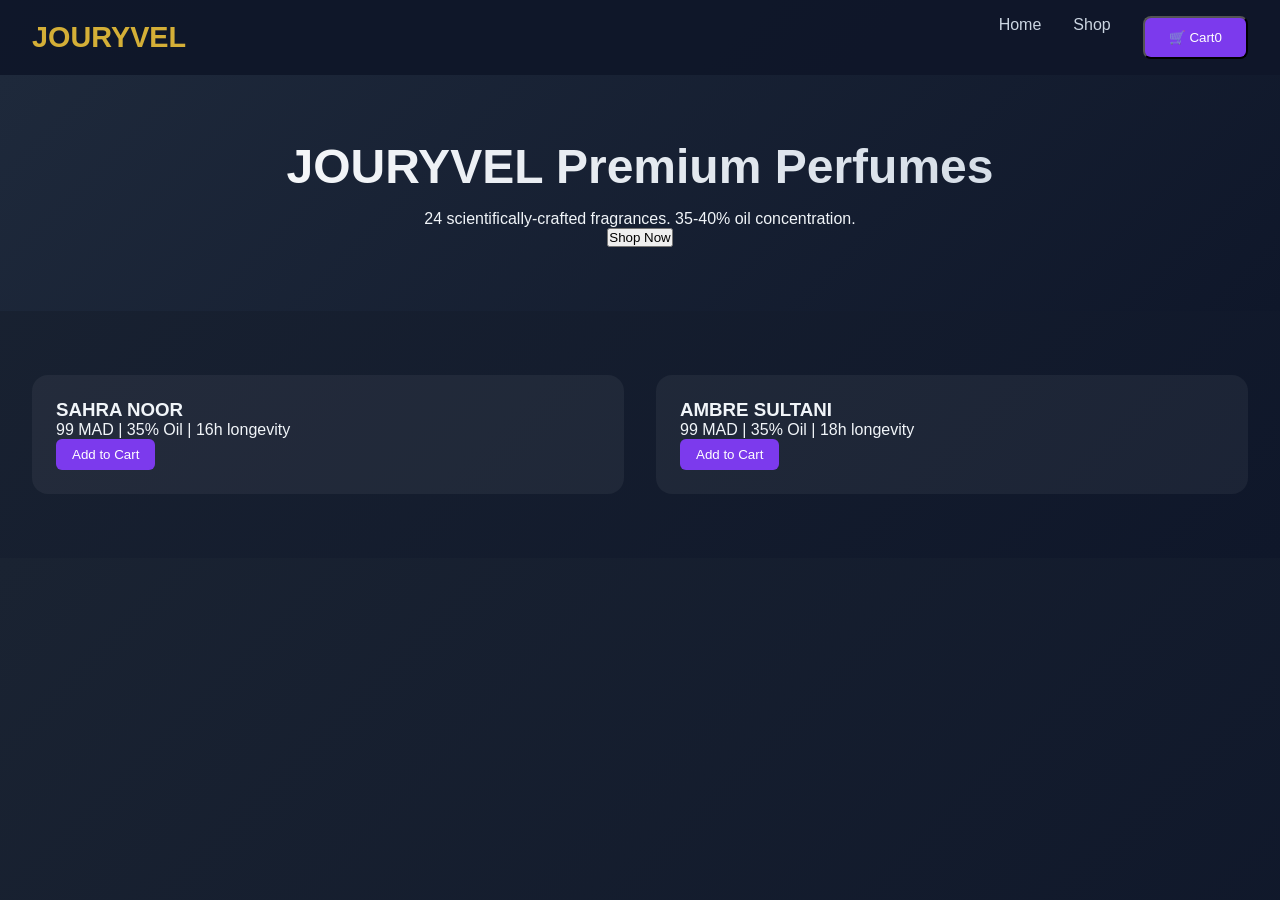
<file: index.html>
<!DOCTYPE html>
<html lang="en">
<head>
    <meta charset="UTF-8">
    <meta name="viewport" content="width=device-width, initial-scale=1.0">
    <title>JOURYVEL Perfume E-Commerce</title>
    <meta http-equiv="refresh" content="0; url=./ecommerce/index.html">
    <style>
        body { font-family: 'Segoe UI', sans-serif; background: #1a2332; color: #f1f5f9; display: flex; justify-content: center; align-items: center; height: 100vh; margin: 0; }
        .container { text-align: center; padding: 2rem; }
        h1 { color: #d4af37; margin-bottom: 1rem; }
        p { color: #94a3b8; }
        .btn { display: inline-block; margin-top: 1rem; padding: 1rem 2rem; background: #7c3aed; color: white; text-decoration: none; border-radius: 8px; }
    </style>
</head>
<body>
    <div class="container">
        <h1>🚀 Redirecting to JOURYVEL Store...</h1>
        <p>Your premium perfume experience is loading...</p>
        <a href="./ecommerce/index.html" class="btn">Go to Store</a>
    </div>
    <script>
        setTimeout(function() { window.location.href = './ecommerce/index.html'; }, 3000);
    </script>
</body>
</html>
</file>
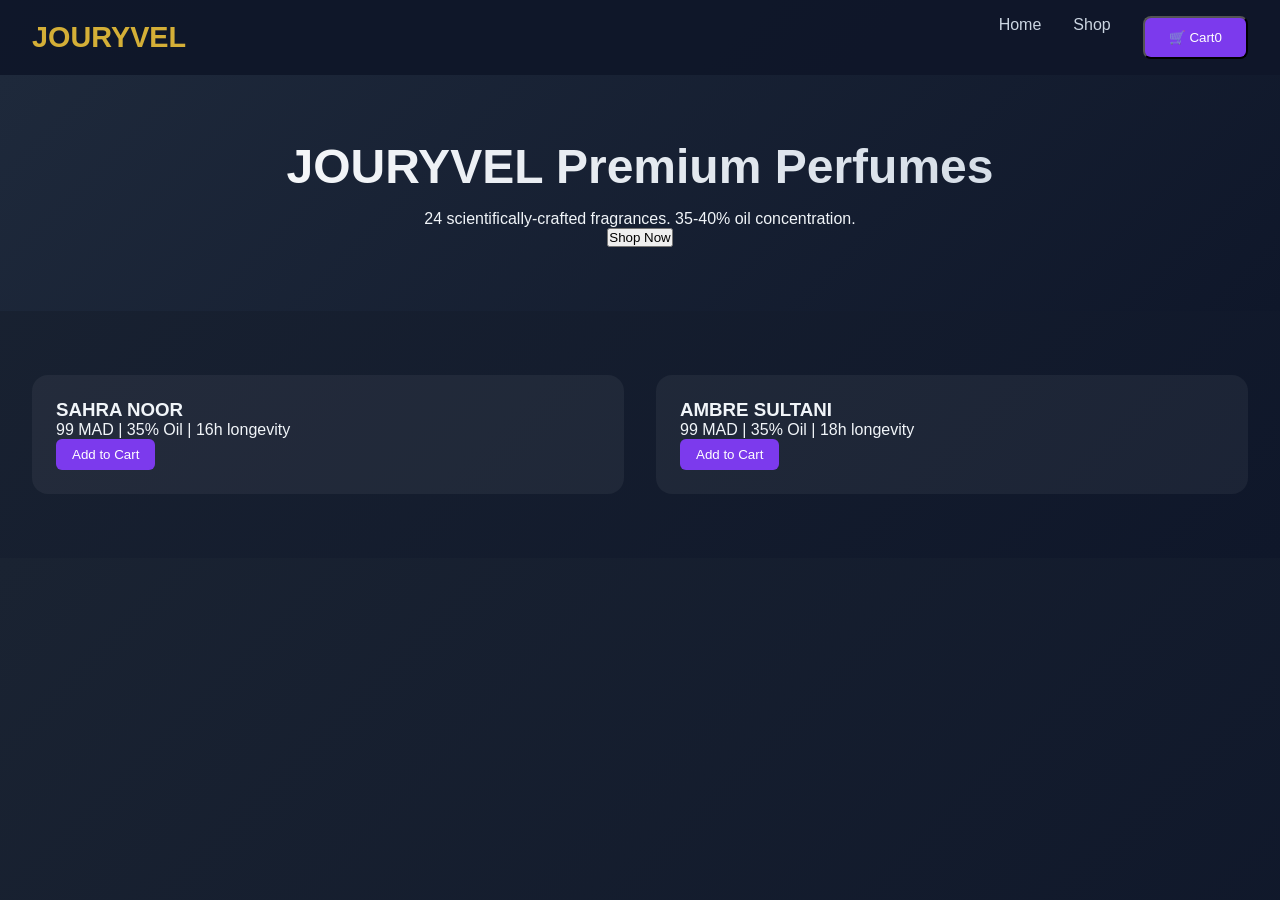
<file: ecommerce/index.html>
<!DOCTYPE html>
<html lang="en">
<head>
    <meta charset="UTF-8">
    <meta name="viewport" content="width=device-width, initial-scale=1.0">
    <title>JOURYVEL Perfume E-Commerce</title>
    <style>
        :root {
            --primary: #7c3aed;
            --secondary: #d4af37;
        }
        * { box-sizing: border-box; margin: 0; padding: 0; }
        body { font-family: Segoe UI, sans-serif; background: linear-gradient(135deg, #1a2332 0%, #0f172a 100%); color: #f1f5f9; }
        .navbar { background: rgba(15, 23, 42, 0.95); position: sticky; top: 0; z-index: 100; padding: 1rem 2rem; display: flex; justify-content: space-between; align-items: center; }
        .logo { font-size: 1.8rem; font-weight: 800; color: var(--secondary); }
        .nav-links { display: flex; gap: 2rem; }
        .nav-link { color: #cbd5e1; text-decoration: none; }
        .cart-btn { background: var(--primary); color: white; padding: 0.75rem 1.5rem; border-radius: 8px; cursor: pointer; }
        .hero { padding: 4rem 2rem; text-align: center; background: linear-gradient(135deg, #1e293b 0%, #0f172a 100%); }
        .hero h1 { font-size: 3rem; margin-bottom: 1rem; background: linear-gradient(90deg, #ffffff, #cbd5e1); -webkit-background-clip: text; -webkit-text-fill-color: transparent; }
        .products { max-width: 1400px; margin: 0 auto; padding: 4rem 2rem; display: grid; gap: 2rem; grid-template-columns: repeat(auto-fit, minmax(280px, 1fr)); }
        .product-card { background: rgba(255,255,255,0.05); border-radius: 16px; padding: 1.5rem; }
        .btn-add { background: var(--primary); color: white; border: none; padding: 0.5rem 1rem; border-radius: 6px; cursor: pointer; }
    </style>
</head>
<body>
    <nav class="navbar">
        <div class="logo">JOURYVEL</div>
        <div class="nav-links">
            <a href="#" class="nav-link">Home</a>
            <a href="#" class="nav-link">Shop</a>
            <button class="cart-btn"><span>🛒 Cart</span><span id="count">0</span></button>
        </div>
    </nav>
    <section class="hero">
        <h1>JOURYVEL Premium Perfumes</h1>
        <p>24 scientifically-crafted fragrances. 35-40% oil concentration.</p>
        <button onclick="window.scrollTo({top:0,behavior:'smooth'});">Shop Now</button>
    </section>
    <main class="products">
        <div class="product-card" data-name="SAHRA NOOR" data-price="99">
            <h3>SAHRA NOOR</h3>
            <p>99 MAD | 35% Oil | 16h longevity</p>
            <button class="btn-add" onclick="addToCart('SAHRA NOOR', 99)">Add to Cart</button>
        </div>
        <div class="product-card" data-name="AMBRE SULTANI" data-price="99">
            <h3>AMBRE SULTANI</h3>
            <p>99 MAD | 35% Oil | 18h longevity</p>
            <button class="btn-add" onclick="addToCart('AMBRE SULTANI', 99)">Add to Cart</button>
        </div>
    </main>
    <script>
        let cart = [];
        function addToCart(name, price) { cart.push({name, price}); document.getElementById('count').textContent = cart.length; }
    </script>
</body>
</html>
</file>
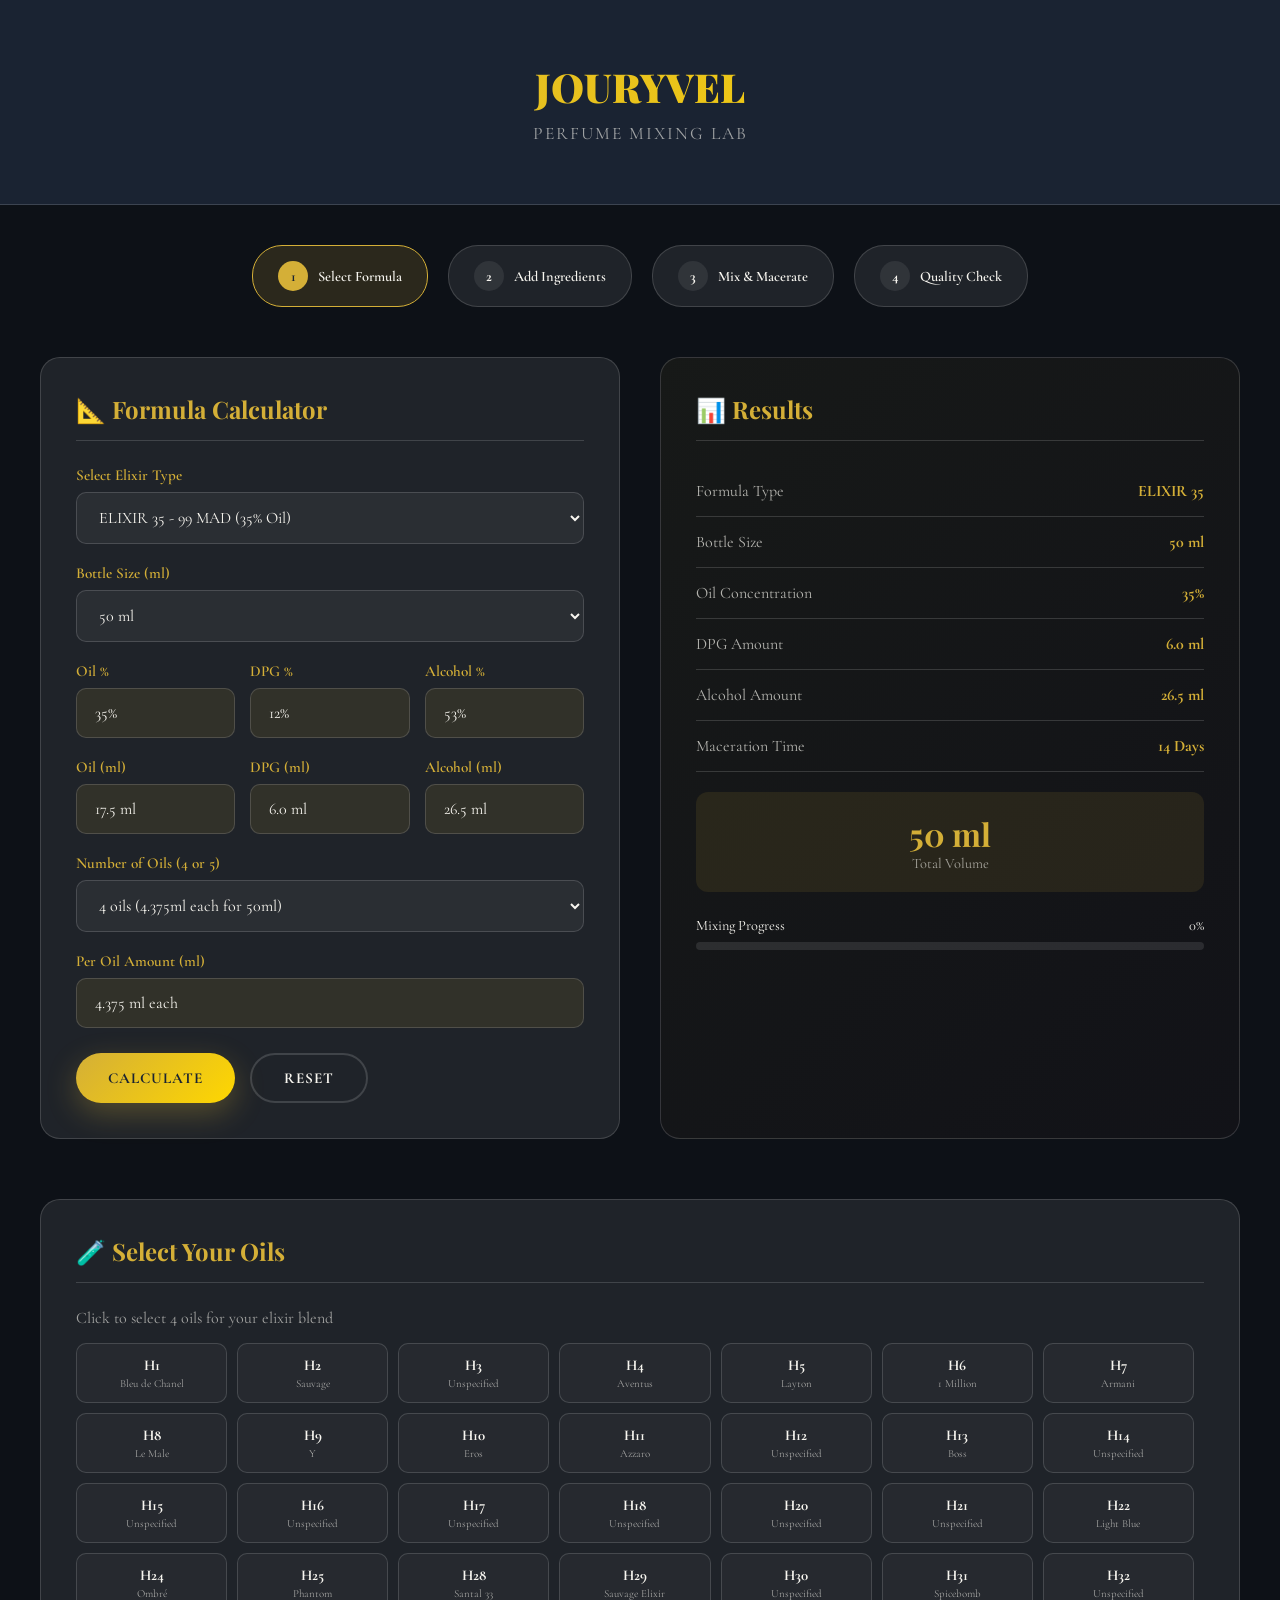
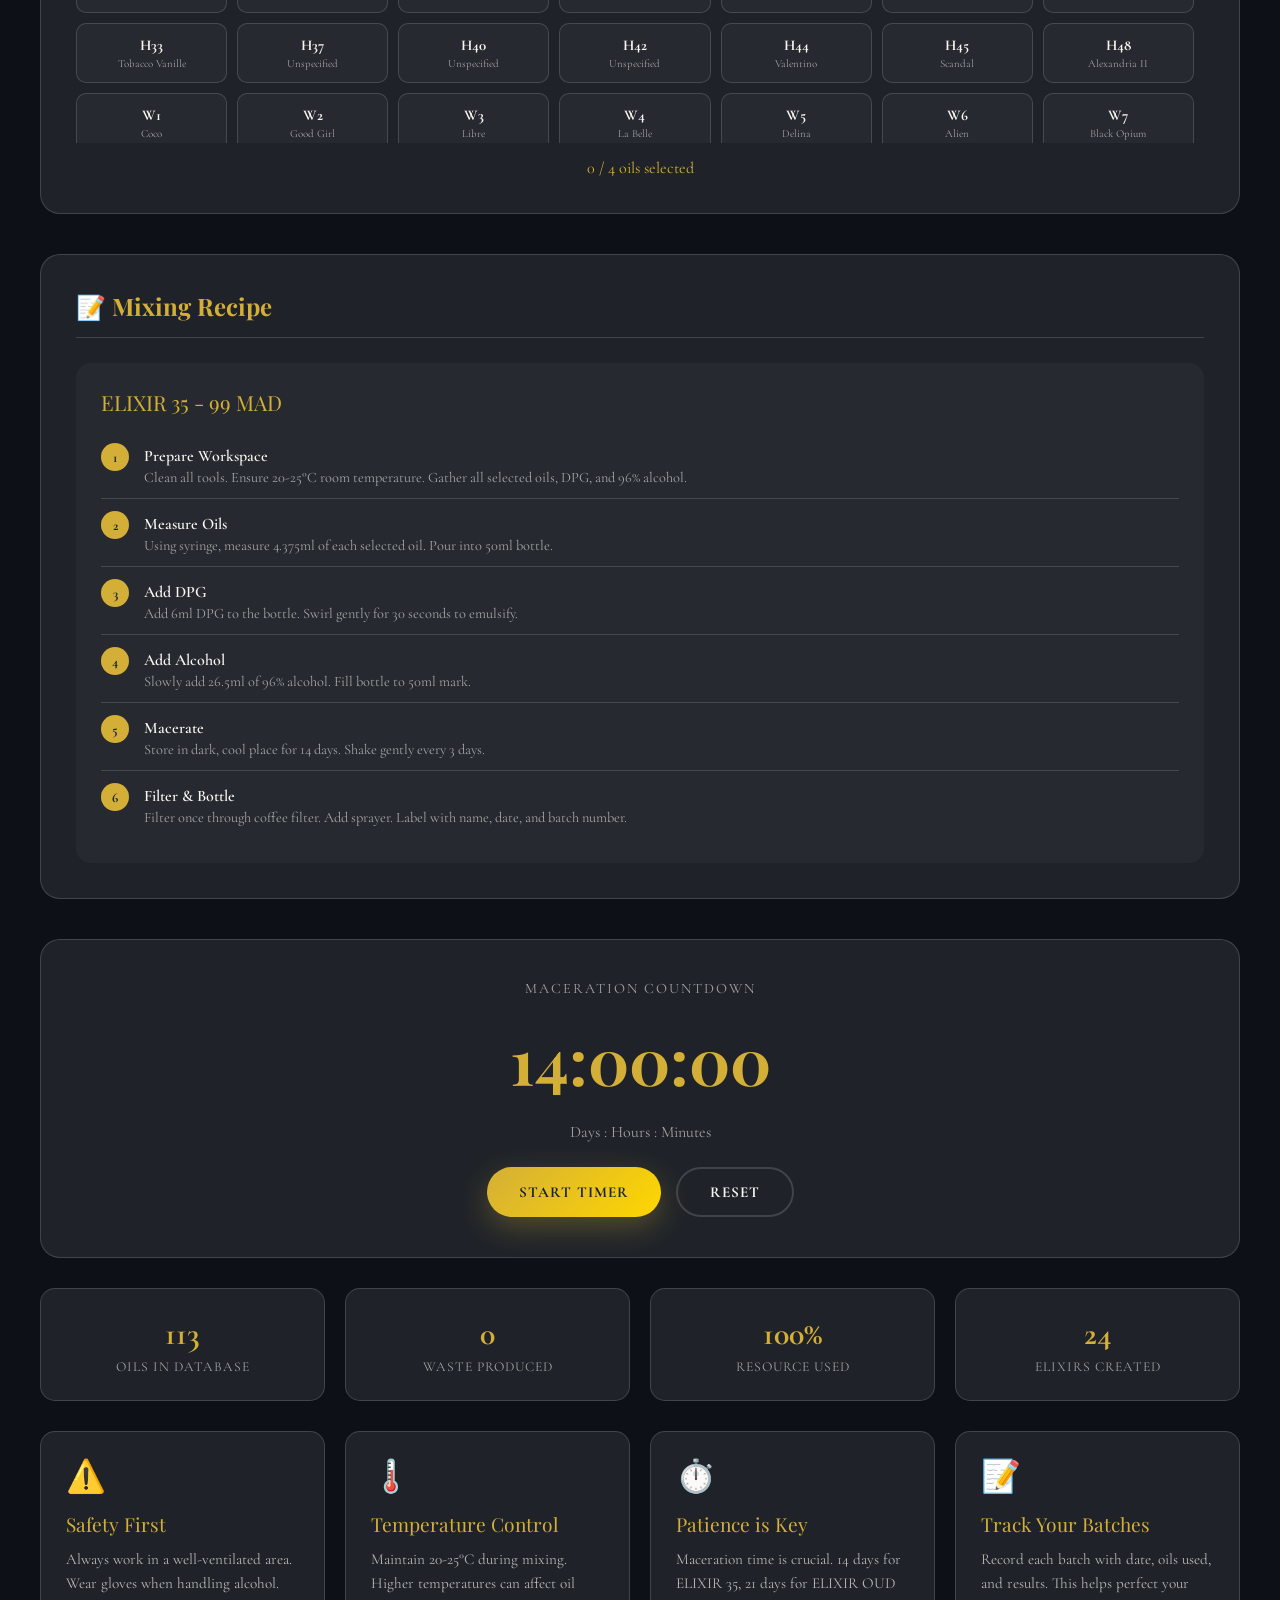
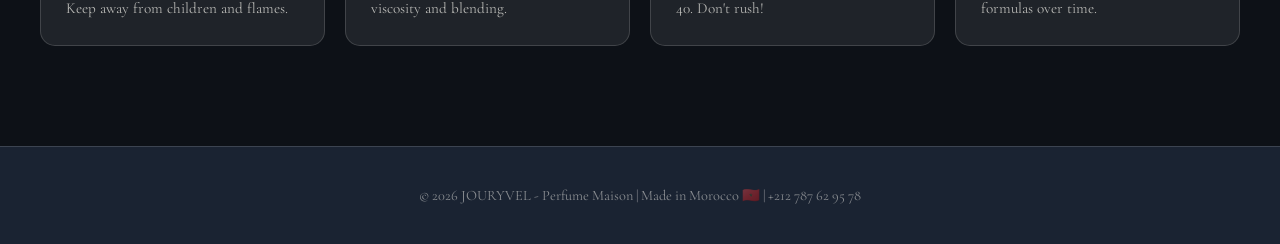
<file: mixing/index.html>
<!DOCTYPE html>
<html lang="en">
<head>
    <meta charset="UTF-8">
    <meta name="viewport" content="width=device-width, initial-scale=1.0">
    <title>JOURYVEL - Mixing Lab | Formula Calculator</title>
    <link href="https://fonts.googleapis.com/css2?family=Playfair+Display:wght@400;700;900&family=Cormorant+Garamond:wght@300;400;600&display=swap" rel="stylesheet">
    <style>
        * { margin: 0; padding: 0; box-sizing: border-box; }
        
        :root {
            --gold: #d4af37;
            --gold-light: #ffd700;
            --navy: #1a2332;
            --burgundy: #722f37;
            --emerald: #2d5016;
            --cream: #f8f6f0;
            --dark: #0d1117;
            --glass: rgba(255, 255, 255, 0.08);
            --glass-border: rgba(255, 255, 255, 0.15);
        }
        
        body {
            font-family: 'Cormorant Garamond', serif;
            background: var(--dark);
            color: var(--cream);
            overflow-x: hidden;
        }
        
        /* Header */
        .header {
            background: linear-gradient(135deg, var(--navy), #1a2332);
            padding: 60px 40px;
            text-align: center;
            border-bottom: 1px solid var(--glass-border);
        }
        
        .header-logo {
            font-family: 'Playfair Display', serif;
            font-size: 2.5em;
            font-weight: 900;
            background: linear-gradient(135deg, var(--gold), var(--gold-light));
            -webkit-background-clip: text;
            -webkit-text-fill-color: transparent;
            margin-bottom: 10px;
        }
        
        .header-subtitle {
            font-size: 1.1em;
            color: rgba(248, 246, 240, 0.6);
            letter-spacing: 2px;
            text-transform: uppercase;
        }
        
        /* Main Container */
        .main-container {
            max-width: 1400px;
            margin: 0 auto;
            padding: 40px;
        }
        
        /* Step Indicator */
        .steps {
            display: flex;
            justify-content: center;
            gap: 20px;
            margin-bottom: 50px;
            flex-wrap: wrap;
        }
        
        .step {
            display: flex;
            align-items: center;
            gap: 10px;
            padding: 15px 25px;
            background: var(--glass);
            border: 1px solid var(--glass-border);
            border-radius: 30px;
            transition: all 0.3s ease;
        }
        
        .step.active {
            background: rgba(212, 175, 55, 0.15);
            border-color: var(--gold);
        }
        
        .step.completed {
            background: rgba(45, 80, 22, 0.15);
            border-color: var(--emerald);
        }
        
        .step-number {
            width: 30px;
            height: 30px;
            border-radius: 50%;
            background: var(--glass);
            display: flex;
            align-items: center;
            justify-content: center;
            font-weight: bold;
            font-size: 0.9em;
        }
        
        .step.active .step-number {
            background: var(--gold);
            color: var(--navy);
        }
        
        .step.completed .step-number {
            background: var(--emerald);
            color: white;
        }
        
        .step-label {
            font-size: 0.9em;
            font-weight: 600;
        }
        
        /* Calculator Section */
        .calculator-section {
            display: grid;
            grid-template-columns: 1fr 1fr;
            gap: 40px;
            margin-bottom: 60px;
        }
        
        @media (max-width: 900px) {
            .calculator-section { grid-template-columns: 1fr; }
        }
        
        .calculator-panel {
            background: var(--glass);
            border: 1px solid var(--glass-border);
            border-radius: 20px;
            padding: 35px;
        }
        
        .panel-title {
            font-family: 'Playfair Display', serif;
            font-size: 1.5em;
            color: var(--gold);
            margin-bottom: 25px;
            padding-bottom: 15px;
            border-bottom: 1px solid var(--glass-border);
        }
        
        .form-group {
            margin-bottom: 20px;
        }
        
        .form-group label {
            display: block;
            margin-bottom: 8px;
            color: var(--gold);
            font-weight: 600;
            font-size: 0.95em;
        }
        
        .form-group input, .form-group select {
            width: 100%;
            padding: 14px 18px;
            background: rgba(255, 255, 255, 0.05);
            border: 1px solid var(--glass-border);
            border-radius: 10px;
            color: var(--cream);
            font-size: 1em;
            font-family: 'Cormorant Garamond', serif;
            transition: all 0.3s ease;
        }
        
        .form-group input:focus, .form-group select:focus {
            outline: none;
            border-color: var(--gold);
            box-shadow: 0 0 20px rgba(212, 175, 55, 0.2);
        }
        
        .form-group input::placeholder {
            color: rgba(248, 246, 240, 0.3);
        }
        
        .form-row {
            display: grid;
            grid-template-columns: repeat(3, 1fr);
            gap: 15px;
        }
        
        @media (max-width: 600px) {
            .form-row { grid-template-columns: 1fr; }
        }
        
        /* Results Panel */
        .results-panel {
            background: linear-gradient(135deg, rgba(212, 175, 55, 0.05), rgba(114, 47, 55, 0.05));
            border: 1px solid var(--glass-border);
            border-radius: 20px;
            padding: 35px;
        }
        
        .result-item {
            display: flex;
            justify-content: space-between;
            padding: 15px 0;
            border-bottom: 1px solid var(--glass-border);
        }
        
        .result-item:last-child { border-bottom: none; }
        
        .result-label {
            color: rgba(248, 246, 240, 0.7);
        }
        
        .result-value {
            font-weight: 700;
            color: var(--gold);
        }
        
        .result-highlight {
            background: rgba(212, 175, 55, 0.1);
            padding: 20px;
            border-radius: 12px;
            margin-top: 20px;
            text-align: center;
        }
        
        .result-highlight-value {
            font-size: 2em;
            font-weight: 700;
            color: var(--gold);
            font-family: 'Playfair Display', serif;
        }
        
        .result-highlight-label {
            color: rgba(248, 246, 240, 0.6);
            font-size: 0.9em;
        }
        
        /* Progress Bar */
        .progress-container {
            margin: 25px 0;
        }
        
        .progress-label {
            display: flex;
            justify-content: space-between;
            margin-bottom: 8px;
            font-size: 0.9em;
        }
        
        .progress-bar {
            height: 8px;
            background: rgba(255, 255, 255, 0.1);
            border-radius: 4px;
            overflow: hidden;
        }
        
        .progress-fill {
            height: 100%;
            background: linear-gradient(90deg, var(--gold), var(--gold-light));
            border-radius: 4px;
            transition: width 0.5s ease;
        }
        
        /* Oil Selection */
        .oil-grid {
            display: grid;
            grid-template-columns: repeat(auto-fill, minmax(140px, 1fr));
            gap: 10px;
            margin-top: 15px;
            max-height: 400px;
            overflow-y: auto;
            padding-right: 10px;
        }
        
        .oil-grid::-webkit-scrollbar {
            width: 6px;
        }
        
        .oil-grid::-webkit-scrollbar-track {
            background: var(--glass);
            border-radius: 3px;
        }
        
        .oil-grid::-webkit-scrollbar-thumb {
            background: var(--gold);
            border-radius: 3px;
        }
        
        .oil-item {
            padding: 12px;
            background: rgba(255, 255, 255, 0.03);
            border: 1px solid var(--glass-border);
            border-radius: 10px;
            text-align: center;
            cursor: pointer;
            transition: all 0.3s ease;
            font-size: 0.85em;
        }
        
        .oil-item:hover {
            border-color: var(--gold);
            background: rgba(212, 175, 55, 0.1);
        }
        
        .oil-item.selected {
            border-color: var(--gold);
            background: rgba(212, 175, 55, 0.2);
            color: var(--gold);
        }
        
        .oil-item .oil-code {
            font-weight: 700;
            font-size: 1.1em;
            margin-bottom: 3px;
        }
        
        .oil-item .oil-name {
            font-size: 0.8em;
            color: rgba(248, 246, 240, 0.6);
        }
        
        /* Recipe Display */
        .recipe-display {
            background: rgba(255, 255, 255, 0.03);
            border-radius: 15px;
            padding: 25px;
            margin-top: 20px;
        }
        
        .recipe-title {
            font-family: 'Playfair Display', serif;
            font-size: 1.3em;
            color: var(--gold);
            margin-bottom: 15px;
        }
        
        .recipe-step {
            display: flex;
            gap: 15px;
            padding: 12px 0;
            border-bottom: 1px solid var(--glass-border);
        }
        
        .recipe-step:last-child { border-bottom: none; }
        
        .recipe-step-number {
            width: 28px;
            height: 28px;
            border-radius: 50%;
            background: var(--gold);
            color: var(--navy);
            display: flex;
            align-items: center;
            justify-content: center;
            font-weight: bold;
            font-size: 0.85em;
            flex-shrink: 0;
        }
        
        .recipe-step-content {
            flex: 1;
            padding-top: 3px;
        }
        
        .recipe-step-title {
            font-weight: 600;
            margin-bottom: 3px;
        }
        
        .recipe-step-detail {
            font-size: 0.9em;
            color: rgba(248, 246, 240, 0.6);
        }
        
        /* Timer Section */
        .timer-section {
            text-align: center;
            padding: 40px;
            background: var(--glass);
            border-radius: 20px;
            border: 1px solid var(--glass-border);
            margin-top: 30px;
        }
        
        .timer-display {
            font-size: 4em;
            font-weight: 700;
            color: var(--gold);
            font-family: 'Playfair Display', serif;
            margin: 20px 0;
        }
        
        .timer-label {
            color: rgba(248, 246, 240, 0.6);
            font-size: 0.9em;
            text-transform: uppercase;
            letter-spacing: 2px;
        }
        
        /* Formula Summary */
        .formula-summary {
            display: grid;
            grid-template-columns: repeat(auto-fit, minmax(200px, 1fr));
            gap: 20px;
            margin-top: 30px;
        }
        
        .formula-card {
            background: var(--glass);
            border: 1px solid var(--glass-border);
            border-radius: 15px;
            padding: 25px;
            text-align: center;
        }
        
        .formula-card-value {
            font-size: 2em;
            font-weight: 700;
            color: var(--gold);
            margin-bottom: 5px;
        }
        
        .formula-card-label {
            font-size: 0.85em;
            color: rgba(248, 246, 240, 0.6);
            text-transform: uppercase;
            letter-spacing: 1px;
        }
        
        /* Buttons */
        .btn {
            padding: 14px 32px;
            border-radius: 50px;
            font-weight: 700;
            font-size: 0.95em;
            cursor: pointer;
            transition: all 0.3s ease;
            text-decoration: none;
            display: inline-block;
            letter-spacing: 1px;
            text-transform: uppercase;
            font-family: 'Cormorant Garamond', serif;
            border: none;
        }
        
        .btn-gold {
            background: linear-gradient(135deg, var(--gold), var(--gold-light));
            color: var(--navy);
            box-shadow: 0 10px 30px rgba(212, 175, 55, 0.3);
        }
        
        .btn-gold:hover {
            transform: translateY(-3px);
            box-shadow: 0 15px 40px rgba(212, 175, 55, 0.5);
        }
        
        .btn-outline {
            background: transparent;
            color: var(--cream);
            border: 2px solid var(--glass-border);
        }
        
        .btn-outline:hover {
            border-color: var(--gold);
            color: var(--gold);
        }
        
        .btn-group {
            display: flex;
            gap: 15px;
            margin-top: 25px;
            flex-wrap: wrap;
        }
        
        /* Info Cards */
        .info-grid {
            display: grid;
            grid-template-columns: repeat(auto-fit, minmax(250px, 1fr));
            gap: 20px;
            margin-top: 30px;
        }
        
        .info-card {
            background: var(--glass);
            border: 1px solid var(--glass-border);
            border-radius: 15px;
            padding: 25px;
        }
        
        .info-card-icon {
            font-size: 2em;
            margin-bottom: 15px;
        }
        
        .info-card-title {
            font-family: 'Playfair Display', serif;
            font-size: 1.2em;
            color: var(--gold);
            margin-bottom: 10px;
        }
        
        .info-card-text {
            color: rgba(248, 246, 240, 0.7);
            line-height: 1.6;
            font-size: 0.95em;
        }
        
        /* Tabs */
        .tabs {
            display: flex;
            gap: 10px;
            margin-bottom: 30px;
            flex-wrap: wrap;
        }
        
        .tab {
            padding: 10px 24px;
            background: transparent;
            border: 1px solid var(--glass-border);
            border-radius: 25px;
            color: var(--cream);
            cursor: pointer;
            font-family: 'Cormorant Garamond', serif;
            font-size: 0.95em;
            transition: all 0.3s ease;
        }
        
        .tab.active {
            background: var(--gold);
            color: var(--navy);
            border-color: var(--gold);
        }
        
        .tab-content {
            display: none;
        }
        
        .tab-content.active {
            display: block;
        }
        
        /* Footer */
        .footer {
            background: var(--navy);
            border-top: 1px solid var(--glass-border);
            padding: 40px;
            text-align: center;
            margin-top: 60px;
        }
        
        .footer p {
            color: rgba(248, 246, 240, 0.5);
            font-size: 0.9em;
        }
        
        /* Responsive */
        @media (max-width: 768px) {
            .header { padding: 40px 20px; }
            .header-logo { font-size: 2em; }
            .main-container { padding: 20px; }
            .steps { gap: 10px; }
            .step { padding: 10px 15px; font-size: 0.85em; }
            .timer-display { font-size: 2.5em; }
        }
        
        /* Animations */
        @keyframes pulse {
            0%, 100% { transform: scale(1); }
            50% { transform: scale(1.05); }
        }
        
        .pulse { animation: pulse 2s infinite; }
        
        @keyframes fadeIn {
            from { opacity: 0; transform: translateY(20px); }
            to { opacity: 1; transform: translateY(0); }
        }
        
        .fade-in {
            animation: fadeIn 0.5s ease forwards;
        }
    </style>
</head>
<body>
    <!-- Header -->
    <div class="header">
        <div class="header-logo">JOURYVEL</div>
        <div class="header-subtitle">Perfume Mixing Lab</div>
    </div>
    
    <!-- Main Container -->
    <div class="main-container">
        <!-- Step Indicator -->
        <div class="steps">
            <div class="step active" id="step1">
                <div class="step-number">1</div>
                <div class="step-label">Select Formula</div>
            </div>
            <div class="step" id="step2">
                <div class="step-number">2</div>
                <div class="step-label">Add Ingredients</div>
            </div>
            <div class="step" id="step3">
                <div class="step-number">3</div>
                <div class="step-label">Mix & Macerate</div>
            </div>
            <div class="step" id="step4">
                <div class="step-number">4</div>
                <div class="step-label">Quality Check</div>
            </div>
        </div>
        
        <!-- Calculator Section -->
        <div class="calculator-section">
            <!-- Input Panel -->
            <div class="calculator-panel">
                <h3 class="panel-title">📐 Formula Calculator</h3>
                
                <div class="form-group">
                    <label>Select Elixir Type</label>
                    <select id="elixirType" onchange="updateFormula()">
                        <option value="elixir35">ELIXIR 35 - 99 MAD (35% Oil)</option>
                        <option value="elixiroud">ELIXIR OUD 40 - 129 MAD (40% Oil)</option>
                    </select>
                </div>
                
                <div class="form-group">
                    <label>Bottle Size (ml)</label>
                    <select id="bottleSize" onchange="updateFormula()">
                        <option value="50">50 ml</option>
                        <option value="100">100 ml</option>
                        <option value="200">200 ml</option>
                    </select>
                </div>
                
                <div class="form-row">
                    <div class="form-group">
                        <label>Oil %</label>
                        <input type="text" id="oilPercent" readonly style="background: rgba(212, 175, 55, 0.1);">
                    </div>
                    <div class="form-group">
                        <label>DPG %</label>
                        <input type="text" id="dpgPercent" readonly style="background: rgba(212, 175, 55, 0.1);">
                    </div>
                    <div class="form-group">
                        <label>Alcohol %</label>
                        <input type="text" id="alcPercent" readonly style="background: rgba(212, 175, 55, 0.1);">
                    </div>
                </div>
                
                <div class="form-row">
                    <div class="form-group">
                        <label>Oil (ml)</label>
                        <input type="text" id="oilMl" readonly style="background: rgba(212, 175, 55, 0.1);">
                    </div>
                    <div class="form-group">
                        <label>DPG (ml)</label>
                        <input type="text" id="dpgMl" readonly style="background: rgba(212, 175, 55, 0.1);">
                    </div>
                    <div class="form-group">
                        <label>Alcohol (ml)</label>
                        <input type="text" id="alcMl" readonly style="background: rgba(212, 175, 55, 0.1);">
                    </div>
                </div>
                
                <div class="form-group">
                    <label>Number of Oils (4 or 5)</label>
                    <select id="numOils" onchange="calculatePerOil()">
                        <option value="4">4 oils (4.375ml each for 50ml)</option>
                        <option value="5">5 oils (3.5ml each for 50ml)</option>
                    </select>
                </div>
                
                <div class="form-group">
                    <label>Per Oil Amount (ml)</label>
                    <input type="text" id="perOil" readonly style="background: rgba(212, 175, 55, 0.1);">
                </div>
                
                <div class="btn-group">
                    <button class="btn btn-gold" onclick="calculate()">Calculate</button>
                    <button class="btn btn-outline" onclick="reset()">Reset</button>
                </div>
            </div>
            
            <!-- Results Panel -->
            <div class="results-panel">
                <h3 class="panel-title">📊 Results</h3>
                
                <div class="result-item">
                    <span class="result-label">Formula Type</span>
                    <span class="result-value" id="resultType">ELIXIR 35</span>
                </div>
                <div class="result-item">
                    <span class="result-label">Bottle Size</span>
                    <span class="result-value" id="resultSize">50 ml</span>
                </div>
                <div class="result-item">
                    <span class="result-label">Oil Concentration</span>
                    <span class="result-value" id="resultOil">35%</span>
                </div>
                <div class="result-item">
                    <span class="result-label">DPG Amount</span>
                    <span class="result-value" id="resultDpg">6 ml</span>
                </div>
                <div class="result-item">
                    <span class="result-label">Alcohol Amount</span>
                    <span class="result-value" id="resultAlc">26.5 ml</span>
                </div>
                <div class="result-item">
                    <span class="result-label">Maceration Time</span>
                    <span class="result-value" id="resultMac">14 Days</span>
                </div>
                
                <div class="result-highlight">
                    <div class="result-highlight-value" id="resultTotal">50 ml</div>
                    <div class="result-highlight-label">Total Volume</div>
                </div>
                
                <!-- Progress -->
                <div class="progress-container">
                    <div class="progress-label">
                        <span>Mixing Progress</span>
                        <span id="progressPercent">0%</span>
                    </div>
                    <div class="progress-bar">
                        <div class="progress-fill" id="progressFill" style="width: 0%"></div>
                    </div>
                </div>
            </div>
        </div>
        
        <!-- Oil Selection -->
        <div class="calculator-panel" style="margin-bottom: 40px;">
            <h3 class="panel-title">🧪 Select Your Oils</h3>
            <p style="color: rgba(248, 246, 240, 0.6); margin-bottom: 15px;">Click to select 4 oils for your elixir blend</p>
            <div class="oil-grid" id="oilGrid">
                <!-- Oils populated by JS -->
            </div>
            <div style="margin-top: 15px; text-align: center;">
                <span id="selectedCount" style="color: var(--gold);">0 / 4 oils selected</span>
            </div>
        </div>
        
        <!-- Recipe Display -->
        <div class="calculator-panel" style="margin-bottom: 40px;">
            <h3 class="panel-title">📝 Mixing Recipe</h3>
            <div class="recipe-display">
                <div class="recipe-title" id="recipeTitle">ELIXIR 35 - 99 MAD</div>
                
                <div class="recipe-step">
                    <div class="recipe-step-number">1</div>
                    <div class="recipe-step-content">
                        <div class="recipe-step-title">Prepare Workspace</div>
                        <div class="recipe-step-detail">Clean all tools. Ensure 20-25°C room temperature. Gather all selected oils, DPG, and 96% alcohol.</div>
                    </div>
                </div>
                
                <div class="recipe-step">
                    <div class="recipe-step-number">2</div>
                    <div class="recipe-step-content">
                        <div class="recipe-step-title">Measure Oils</div>
                        <div class="recipe-step-detail" id="step2Detail">Using syringe, measure 4.375ml of each selected oil. Pour into 50ml bottle.</div>
                    </div>
                </div>
                
                <div class="recipe-step">
                    <div class="recipe-step-number">3</div>
                    <div class="recipe-step-content">
                        <div class="recipe-step-title">Add DPG</div>
                        <div class="recipe-step-detail" id="step3Detail">Add 6ml DPG to the bottle. Swirl gently for 30 seconds to emulsify.</div>
                    </div>
                </div>
                
                <div class="recipe-step">
                    <div class="recipe-step-number">4</div>
                    <div class="recipe-step-content">
                        <div class="recipe-step-title">Add Alcohol</div>
                        <div class="recipe-step-detail" id="step4Detail">Slowly add 26.5ml of 96% alcohol. Fill bottle to 50ml mark.</div>
                    </div>
                </div>
                
                <div class="recipe-step">
                    <div class="recipe-step-number">5</div>
                    <div class="recipe-step-content">
                        <div class="recipe-step-title">Macerate</div>
                        <div class="recipe-step-detail" id="step5Detail">Store in dark, cool place for 14 days. Shake gently every 3 days.</div>
                    </div>
                </div>
                
                <div class="recipe-step">
                    <div class="recipe-step-number">6</div>
                    <div class="recipe-step-content">
                        <div class="recipe-step-title">Filter & Bottle</div>
                        <div class="recipe-step-detail">Filter once through coffee filter. Add sprayer. Label with name, date, and batch number.</div>
                    </div>
                </div>
            </div>
        </div>
        
        <!-- Timer Section -->
        <div class="timer-section">
            <div class="timer-label">Maceration Countdown</div>
            <div class="timer-display" id="timerDisplay">14:00:00</div>
            <p style="color: rgba(248, 246, 240, 0.6); margin-bottom: 20px;">Days : Hours : Minutes</p>
            <div class="btn-group" style="justify-content: center;">
                <button class="btn btn-gold" onclick="startTimer()">Start Timer</button>
                <button class="btn btn-outline" onclick="resetTimer()">Reset</button>
            </div>
        </div>
        
        <!-- Formula Summary -->
        <div class="formula-summary">
            <div class="formula-card">
                <div class="formula-card-value">113</div>
                <div class="formula-card-label">Oils in Database</div>
            </div>
            <div class="formula-card">
                <div class="formula-card-value">0</div>
                <div class="formula-card-label">Waste Produced</div>
            </div>
            <div class="formula-card">
                <div class="formula-card-value">100%</div>
                <div class="formula-card-label">Resource Used</div>
            </div>
            <div class="formula-card">
                <div class="formula-card-value">24</div>
                <div class="formula-card-label">Elixirs Created</div>
            </div>
        </div>
        
        <!-- Info Cards -->
        <div class="info-grid">
            <div class="info-card">
                <div class="info-card-icon">⚠️</div>
                <div class="info-card-title">Safety First</div>
                <div class="info-card-text">Always work in a well-ventilated area. Wear gloves when handling alcohol. Keep away from children and flames.</div>
            </div>
            <div class="info-card">
                <div class="info-card-icon">🌡️</div>
                <div class="info-card-title">Temperature Control</div>
                <div class="info-card-text">Maintain 20-25°C during mixing. Higher temperatures can affect oil viscosity and blending.</div>
            </div>
            <div class="info-card">
                <div class="info-card-icon">⏱️</div>
                <div class="info-card-title">Patience is Key</div>
                <div class="info-card-text">Maceration time is crucial. 14 days for ELIXIR 35, 21 days for ELIXIR OUD 40. Don't rush!</div>
            </div>
            <div class="info-card">
                <div class="info-card-icon">📝</div>
                <div class="info-card-title">Track Your Batches</div>
                <div class="info-card-text">Record each batch with date, oils used, and results. This helps perfect your formulas over time.</div>
            </div>
        </div>
    </div>
    
    <!-- Footer -->
    <div class="footer">
        <p>© 2026 JOURYVEL - Perfume Maison | Made in Morocco 🇲🇦 | +212 787 62 95 78</p>
    </div>
    
    <script>
        // Oil Database
        const oils = [
            { code: 'H1', name: 'Bleu de Chanel', type: 'men' },
            { code: 'H2', name: 'Sauvage', type: 'men' },
            { code: 'H3', name: 'Unspecified', type: 'men' },
            { code: 'H4', name: 'Aventus', type: 'men' },
            { code: 'H5', name: 'Layton', type: 'men' },
            { code: 'H6', name: '1 Million', type: 'men' },
            { code: 'H7', name: 'Armani', type: 'men' },
            { code: 'H8', name: 'Le Male', type: 'men' },
            { code: 'H9', name: 'Y', type: 'men' },
            { code: 'H10', name: 'Eros', type: 'men' },
            { code: 'H11', name: 'Azzaro', type: 'men' },
            { code: 'H12', name: 'Unspecified', type: 'men' },
            { code: 'H13', name: 'Boss', type: 'men' },
            { code: 'H14', name: 'Unspecified', type: 'men' },
            { code: 'H15', name: 'Unspecified', type: 'men' },
            { code: 'H16', name: 'Unspecified', type: 'men' },
            { code: 'H17', name: 'Unspecified', type: 'men' },
            { code: 'H18', name: 'Unspecified', type: 'men' },
            { code: 'H20', name: 'Unspecified', type: 'men' },
            { code: 'H21', name: 'Unspecified', type: 'men' },
            { code: 'H22', name: 'Light Blue', type: 'men' },
            { code: 'H24', name: 'Ombré', type: 'men' },
            { code: 'H25', name: 'Phantom', type: 'men' },
            { code: 'H28', name: 'Santal 33', type: 'men' },
            { code: 'H29', name: 'Sauvage Elixir', type: 'men' },
            { code: 'H30', name: 'Unspecified', type: 'men' },
            { code: 'H31', name: 'Spicebomb', type: 'men' },
            { code: 'H32', name: 'Unspecified', type: 'men' },
            { code: 'H33', name: 'Tobacco Vanille', type: 'men' },
            { code: 'H37', name: 'Unspecified', type: 'men' },
            { code: 'H40', name: 'Unspecified', type: 'men' },
            { code: 'H42', name: 'Unspecified', type: 'men' },
            { code: 'H44', name: 'Valentino', type: 'men' },
            { code: 'H45', name: 'Scandal', type: 'men' },
            { code: 'H48', name: 'Alexandria II', type: 'men' },
            { code: 'W1', name: 'Coco', type: 'women' },
            { code: 'W2', name: 'Good Girl', type: 'women' },
            { code: 'W3', name: 'Libre', type: 'women' },
            { code: 'W4', name: 'La Belle', type: 'women' },
            { code: 'W5', name: 'Delina', type: 'women' },
            { code: 'W6', name: 'Alien', type: 'women' },
            { code: 'W7', name: 'Black Opium', type: 'women' },
            { code: 'W8', name: 'Unspecified', type: 'women' },
            { code: 'W9', name: 'Unspecified', type: 'women' },
            { code: 'W10', name: 'Scandal', type: 'women' },
            { code: 'W11', name: 'Unspecified', type: 'women' },
            { code: 'W12', name: 'Unspecified', type: 'women' },
            { code: 'W16', name: 'Crystal', type: 'women' },
            { code: 'W18', name: 'Escada Cherry', type: 'women' },
            { code: 'W20', name: 'Unspecified', type: 'women' },
            { code: 'W21', name: 'Unspecified', type: 'women' },
            { code: 'W22', name: 'Unspecified', type: 'women' },
            { code: 'W23', name: 'J\'adore', type: 'women' },
            { code: 'W24', name: 'Unspecified', type: 'women' },
            { code: 'W25', name: 'Kayali', type: 'women' },
            { code: 'W26', name: 'Tresor', type: 'women' },
            { code: 'W27', name: 'Unspecified', type: 'women' },
            { code: 'W28', name: 'Kayali28', type: 'women' },
            { code: 'W29', name: 'Light Blue', type: 'women' },
            { code: 'W30', name: 'Unspecified', type: 'women' },
            { code: 'W31', name: 'Unspecified', type: 'women' },
            { code: 'W35', name: 'Unspecified', type: 'women' },
            { code: 'W37', name: 'Yara', type: 'women' },
            { code: 'W38', name: 'Paradoxe', type: 'women' },
            { code: 'W40', name: 'Si', type: 'women' },
            { code: 'W41', name: 'Unspecified', type: 'women' },
            { code: 'W42', name: 'Unspecified', type: 'women' },
            { code: 'W43', name: 'Unspecified', type: 'women' },
            { code: 'W47', name: 'Kayali81', type: 'women' },
            { code: 'W49', name: 'Unspecified', type: 'women' },
            { code: 'W50', name: 'Paradise', type: 'women' },
            { code: 'W51', name: 'Unspecified', type: 'women' },
            { code: 'W52', name: 'Dylan', type: 'women' },
            { code: 'W58', name: 'Amber', type: 'women' },
            { code: 'W59', name: 'Miss Dior', type: 'women' },
            { code: 'W62', name: 'Unspecified', type: 'women' },
            { code: 'W64', name: 'Unspecified', type: 'women' },
            { code: 'W65', name: 'Libre', type: 'women' },
            { code: 'U1', name: 'Baccarat', type: 'unisex' },
            { code: 'U27', name: 'Lost Cherry', type: 'unisex' }
        ];
        
        let selectedOils = [];
        let timerInterval = null;
        let timerSeconds = 14 * 24 * 60 * 60; // 14 days default
        
        // Render Oil Grid
        function renderOilGrid() {
            const grid = document.getElementById('oilGrid');
            grid.innerHTML = oils.map(oil => `
                <div class="oil-item ${selectedOils.includes(oil.code) ? 'selected' : ''}" 
                     onclick="toggleOil('${oil.code}')" 
                     data-code="${oil.code}">
                    <div class="oil-code">${oil.code}</div>
                    <div class="oil-name">${oil.name}</div>
                </div>
            `).join('');
        }
        
        // Toggle Oil Selection
        function toggleOil(code) {
            const index = selectedOils.indexOf(code);
            if (index > -1) {
                selectedOils.splice(index, 1);
            } else {
                if (selectedOils.length < 5) {
                    selectedOils.push(code);
                } else {
                    showNotification('Maximum 5 oils allowed');
                    return;
                }
            }
            renderOilGrid();
            updateSelectedCount();
            updateFormula();
        }
        
        // Update Selected Count
        function updateSelectedCount() {
            document.getElementById('selectedCount').textContent = `${selectedOils.length} / 4 oils selected`;
        }
        
        // Update Formula Display
        function updateFormula() {
            const type = document.getElementById('elixirType').value;
            const size = parseInt(document.getElementById('bottleSize').value);
            
            let oilPercent, dpgPercent, alcPercent, oilMl, dpgMl, alcMl, macDays;
            
            if (type === 'elixir35') {
                oilPercent = '35%';
                dpgPercent = '12%';
                alcPercent = '53%';
                oilMl = (size * 0.35).toFixed(1);
                dpgMl = (size * 0.12).toFixed(1);
                alcMl = (size * 0.53).toFixed(1);
                macDays = 14;
                document.getElementById('resultType').textContent = 'ELIXIR 35';
            } else {
                oilPercent = '40%';
                dpgPercent = '15%';
                alcPercent = '45%';
                oilMl = (size * 0.40).toFixed(1);
                dpgMl = (size * 0.15).toFixed(1);
                alcMl = (size * 0.45).toFixed(1);
                macDays = 21;
                document.getElementById('resultType').textContent = 'ELIXIR OUD 40';
            }
            
            document.getElementById('oilPercent').value = oilPercent;
            document.getElementById('dpgPercent').value = dpgPercent;
            document.getElementById('alcPercent').value = alcPercent;
            document.getElementById('oilMl').value = oilMl + ' ml';
            document.getElementById('dpgMl').value = dpgMl + ' ml';
            document.getElementById('alcMl').value = alcMl + ' ml';
            document.getElementById('resultSize').textContent = size + ' ml';
            document.getElementById('resultOil').textContent = oilPercent;
            document.getElementById('resultDpg').textContent = dpgMl + ' ml';
            document.getElementById('resultAlc').textContent = alcMl + ' ml';
            document.getElementById('resultMac').textContent = macDays + ' Days';
            document.getElementById('resultTotal').textContent = size + ' ml';
            
            calculatePerOil();
            updateTimer(macDays);
        }
        
        // Calculate Per Oil Amount
        function calculatePerOil() {
            const size = parseInt(document.getElementById('bottleSize').value);
            const numOils = parseInt(document.getElementById('numOils').value);
            const oilMl = parseFloat(document.getElementById('oilMl').value);
            const perOil = (oilMl / numOils).toFixed(3);
            document.getElementById('perOil').value = perOil + ' ml each';
            
            // Update recipe steps
            document.getElementById('step2Detail').textContent = `Using syringe, measure ${perOil}ml of each selected oil. Pour into ${size}ml bottle.`;
        }
        
        // Calculate Button
        function calculate() {
            if (selectedOils.length < 4) {
                showNotification('Please select at least 4 oils');
                return;
            }
            updateFormula();
            showNotification('Formula calculated successfully!');
            updateStep(2);
        }
        
        // Reset Button
        function reset() {
            selectedOils = [];
            renderOilGrid();
            updateSelectedCount();
            updateFormula();
            updateStep(1);
            showNotification('Calculator reset');
        }
        
        // Timer Functions
        function updateTimer(days) {
            timerSeconds = days * 24 * 60 * 60;
            updateTimerDisplay();
        }
        
        function updateTimerDisplay() {
            const days = Math.floor(timerSeconds / (24 * 60 * 60));
            const hours = Math.floor((timerSeconds % (24 * 60 * 60)) / (60 * 60));
            const minutes = Math.floor((timerSeconds % (60 * 60)) / 60);
            
            document.getElementById('timerDisplay').textContent = 
                `${String(days).padStart(2, '0')}:${String(hours).padStart(2, '0')}:${String(minutes).padStart(2, '0')}`;
        }
        
        function startTimer() {
            if (timerInterval) clearInterval(timerInterval);
            timerInterval = setInterval(() => {
                if (timerSeconds > 0) {
                    timerSeconds--;
                    updateTimerDisplay();
                } else {
                    clearInterval(timerInterval);
                    showNotification('Maceration complete! Your elixir is ready.');
                }
            }, 1000);
            showNotification('Timer started!');
        }
        
        function resetTimer() {
            if (timerInterval) clearInterval(timerInterval);
            updateTimer(14);
            showNotification('Timer reset');
        }
        
        // Step Management
        function updateStep(step) {
            for (let i = 1; i <= 4; i++) {
                const el = document.getElementById('step' + i);
                el.classList.remove('active', 'completed');
                if (i < step) el.classList.add('completed');
                if (i === step) el.classList.add('active');
            }
        }
        
        // Notification
        function showNotification(message) {
            const existing = document.querySelector('.notification');
            if (existing) existing.remove();
            
            const notif = document.createElement('div');
            notif.className = 'notification';
            notif.textContent = message;
            notif.style.cssText = `
                position: fixed;
                bottom: 30px;
                left: 50%;
                transform: translateX(-50%) translateY(100px);
                background: linear-gradient(135deg, var(--gold), var(--gold-light));
                color: var(--navy);
                padding: 15px 30px;
                border-radius: 12px;
                font-weight: 700;
                z-index: 3000;
                transition: transform 0.3s ease;
                box-shadow: 0 10px 30px rgba(212, 175, 55, 0.4);
            `;
            document.body.appendChild(notif);
            setTimeout(() => {
                notif.style.transform = 'translateX(-50%) translateY(0)';
            }, 100);
            setTimeout(() => {
                notif.style.transform = 'translateX(-50%) translateY(100px)';
                setTimeout(() => notif.remove(), 300);
            }, 3000);
        }
        
        // Initialize
        renderOilGrid();
        updateFormula();
        
        // Scroll animations
        const observer = new IntersectionObserver((entries) => {
            entries.forEach(entry => {
                if (entry.isIntersecting) {
                    entry.target.style.opacity = '1';
                    entry.target.style.transform = 'translateY(0)';
                }
            });
        }, { threshold: 0.1 });
        
        document.querySelectorAll('.calculator-panel, .info-card').forEach(el => {
            el.style.opacity = '0';
            el.style.transform = 'translateY(20px)';
            el.style.transition = 'all 0.5s ease';
            observer.observe(el);
        });
    </script>
</body>
</html>
</file>
